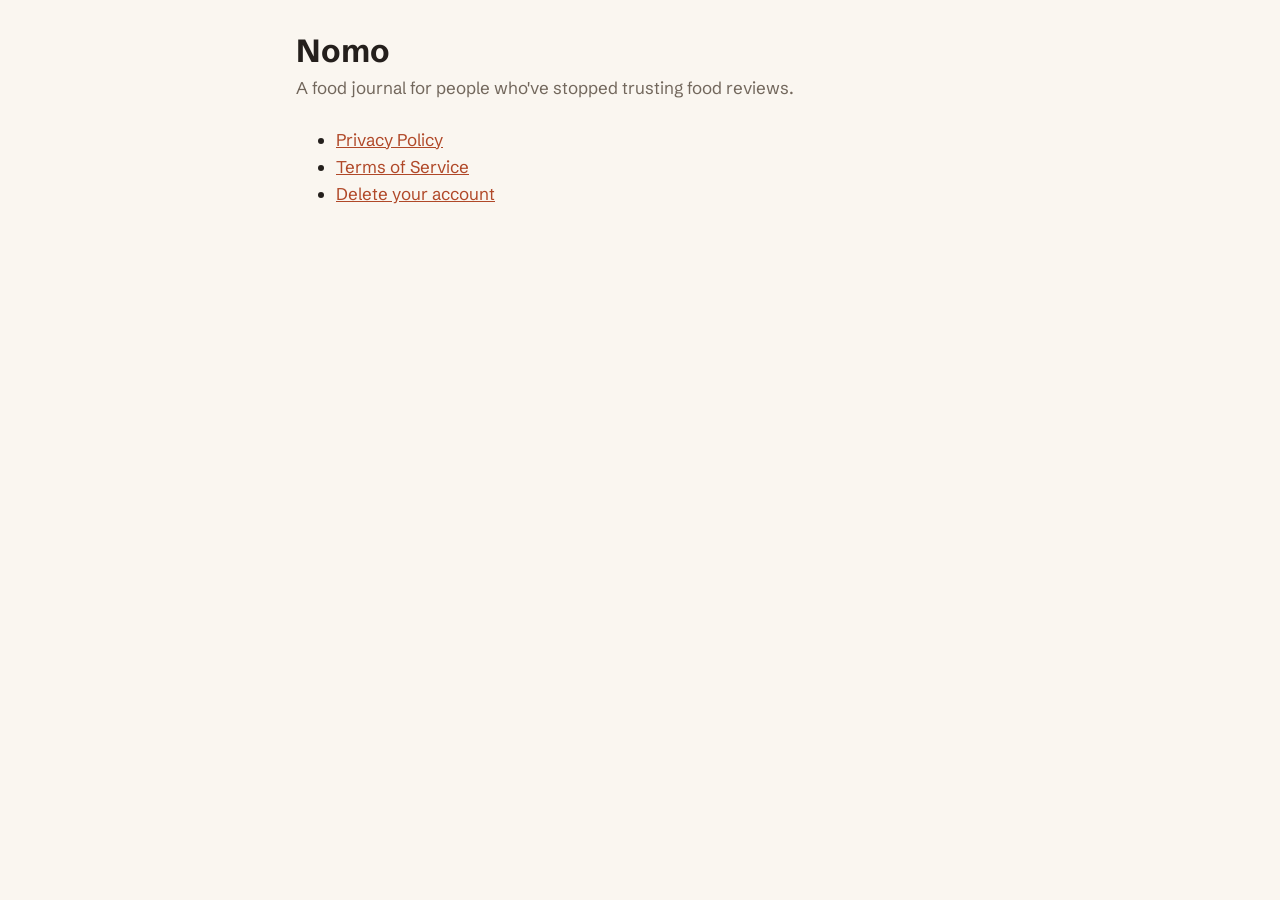
<file: index.html>
<!doctype html>
<html lang="en">
<head>
  <meta charset="utf-8">
  <meta name="viewport" content="width=device-width, initial-scale=1">
  <title>Nomo legal</title>
  <link rel="preconnect" href="https://fonts.googleapis.com">
  <link rel="stylesheet" href="https://fonts.googleapis.com/css2?family=Schibsted+Grotesk:ital,wght@0,400;0,700;1,400&display=swap">
  <link rel="stylesheet" href="style.css">
</head>
<body>
<main>
  <h1>Nomo</h1>
  <p class="meta">A food journal for people who've stopped trusting food reviews.</p>
  <ul>
    <li><a href="privacy/">Privacy Policy</a></li>
    <li><a href="terms/">Terms of Service</a></li>
    <li><a href="delete-account/">Delete your account</a></li>
  </ul>
</main>
</body>
</html>
</file>
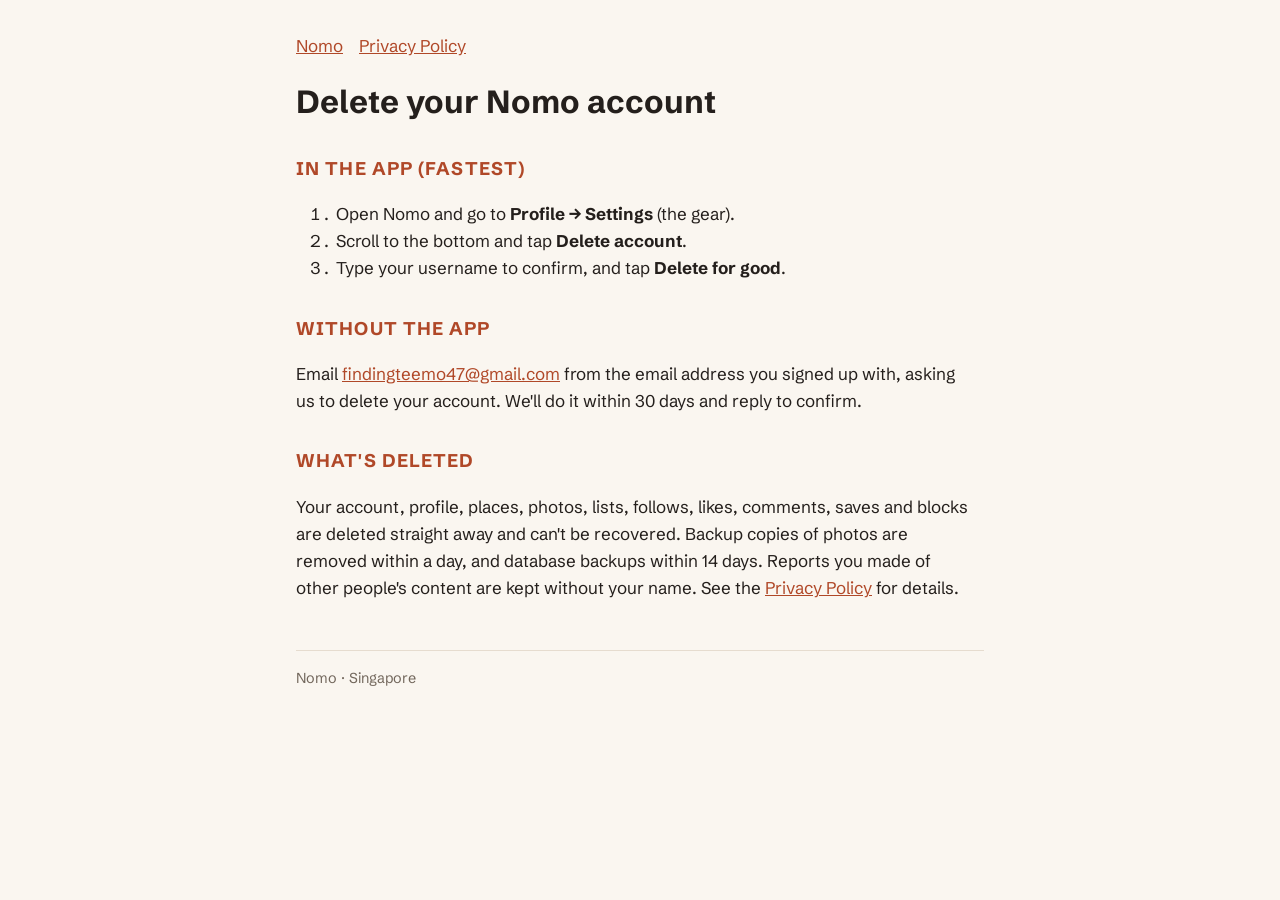
<file: delete-account/index.html>
<!doctype html>
<html lang="en">
<head>
  <meta charset="utf-8">
  <meta name="viewport" content="width=device-width, initial-scale=1">
  <title>Delete your account</title>
  <link rel="preconnect" href="https://fonts.googleapis.com">
  <link rel="stylesheet" href="https://fonts.googleapis.com/css2?family=Schibsted+Grotesk:ital,wght@0,400;0,700;1,400&display=swap">
  <link rel="stylesheet" href="../style.css">
</head>
<body>
<main>
  <nav><a href="../">Nomo</a><a href="../privacy/">Privacy Policy</a></nav>
  <h1>Delete your Nomo account</h1>

  <h2>In the app (fastest)</h2>
  <ol>
    <li>Open Nomo and go to <strong>Profile → Settings</strong> (the gear).</li>
    <li>Scroll to the bottom and tap <strong>Delete account</strong>.</li>
    <li>Type your username to confirm, and tap <strong>Delete for good</strong>.</li>
  </ol>

  <h2>Without the app</h2>
  <p>
    Email <a href="mailto:findingteemo47@gmail.com">findingteemo47@gmail.com</a> from the email address you signed up with, asking
    us to delete your account. We'll do it within 30 days and reply to confirm.
  </p>

  <h2>What's deleted</h2>
  <p>
    Your account, profile, places, photos, lists, follows, likes, comments, saves and blocks are deleted
    straight away and can't be recovered. Backup copies of photos are removed within a day, and database
    backups within 14 days. Reports you made of other people's content are kept without your name. See
    the <a href="../privacy/">Privacy Policy</a> for details.
  </p>

  <footer>Nomo · Singapore</footer>
</main>
</body>
</html>
</file>
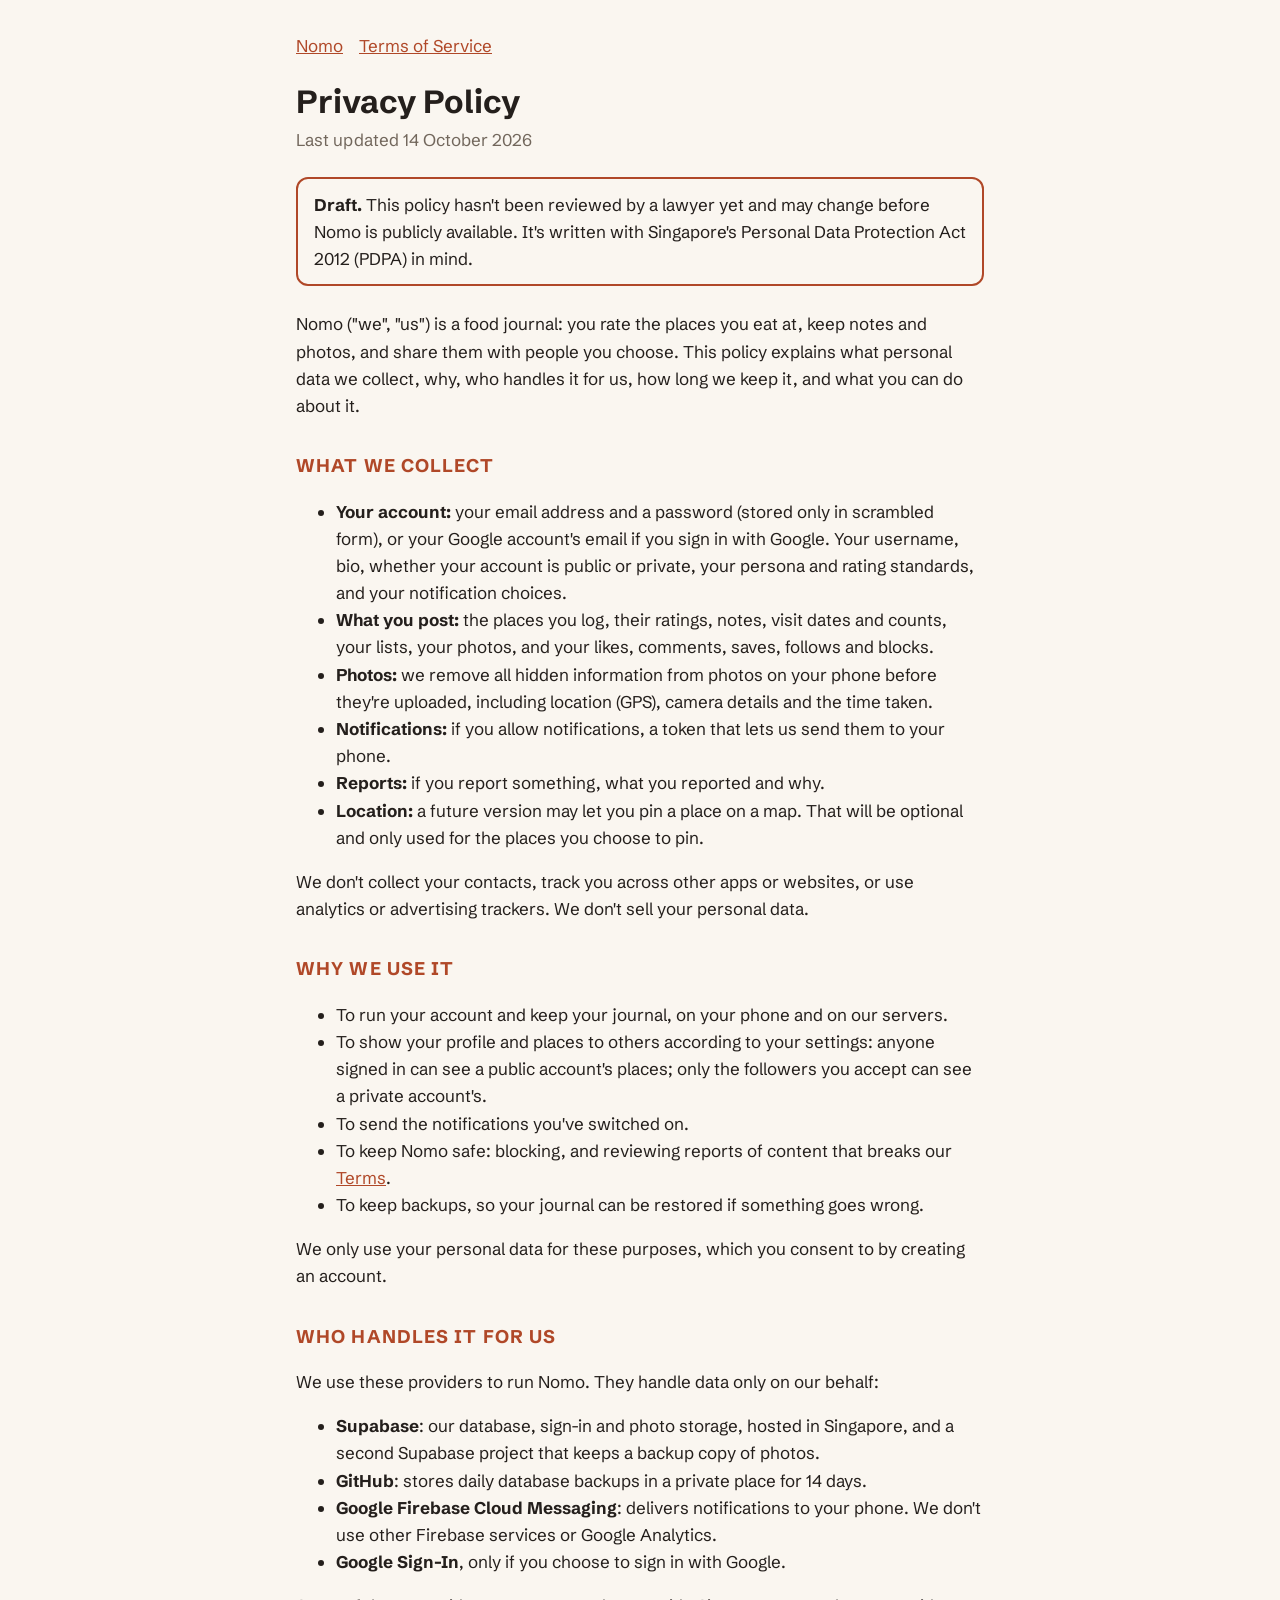
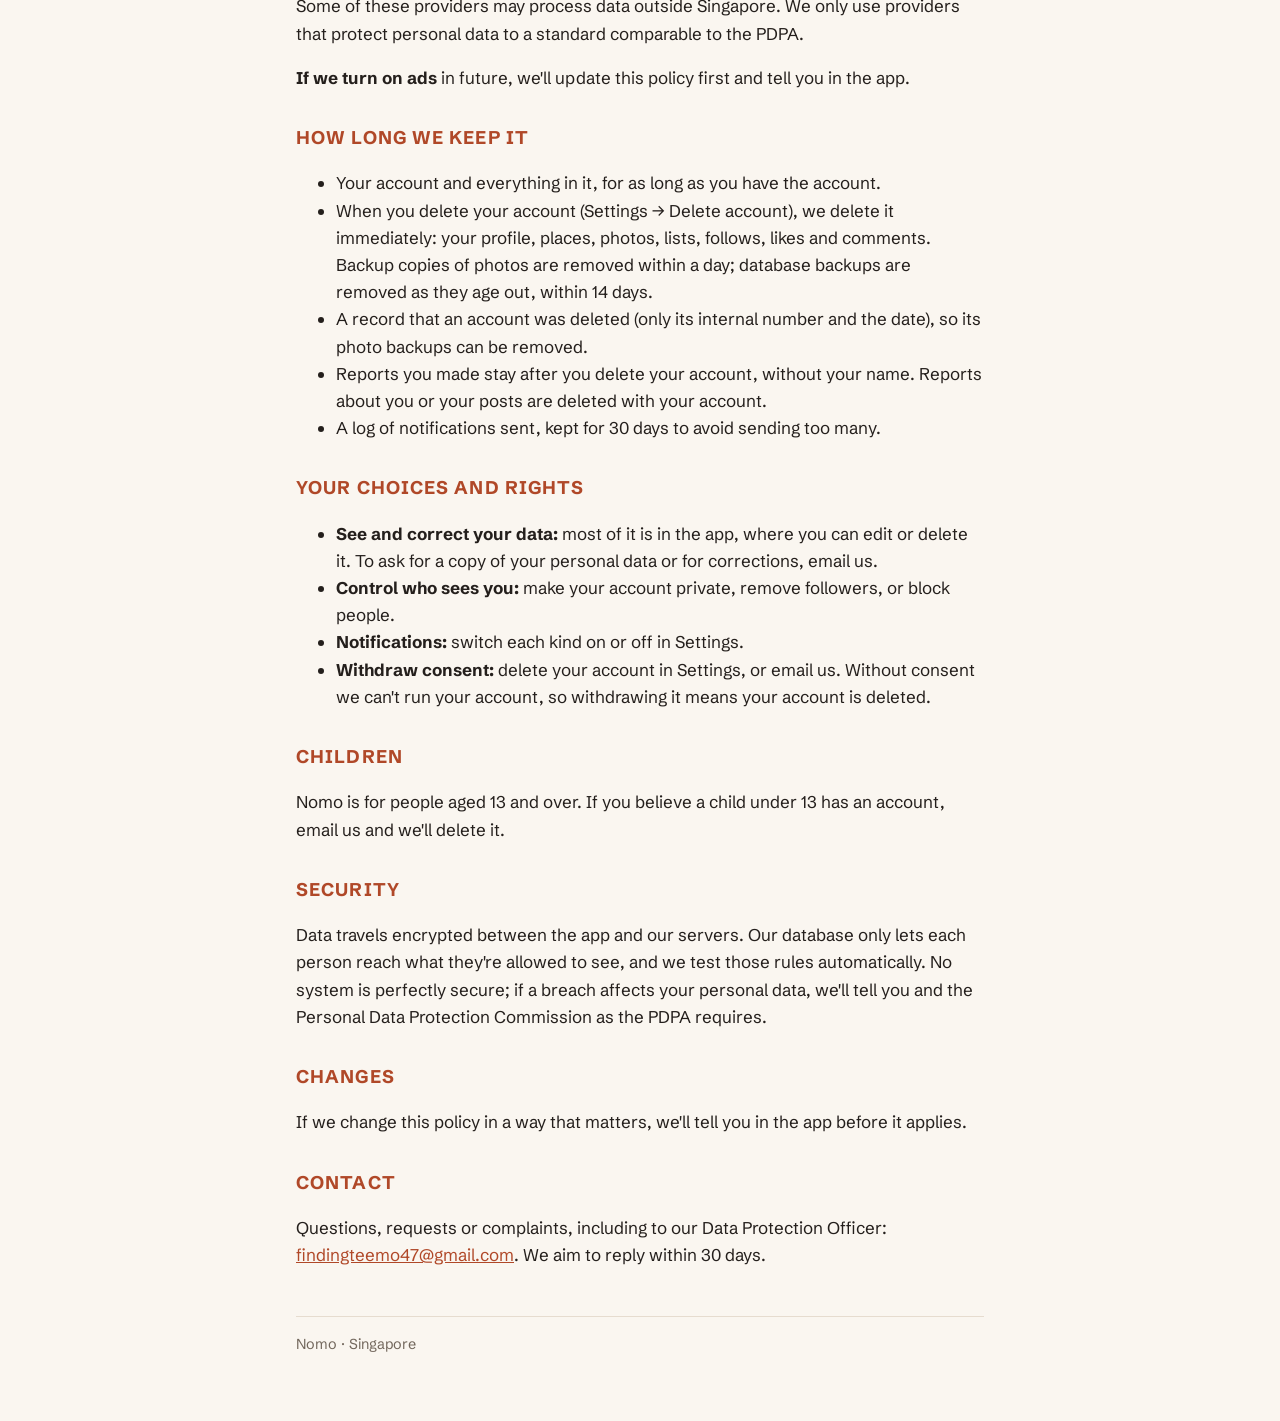
<file: privacy/index.html>
<!doctype html>
<html lang="en">
<head>
  <meta charset="utf-8">
  <meta name="viewport" content="width=device-width, initial-scale=1">
  <title>Privacy Policy</title>
  <link rel="preconnect" href="https://fonts.googleapis.com">
  <link rel="stylesheet" href="https://fonts.googleapis.com/css2?family=Schibsted+Grotesk:ital,wght@0,400;0,700;1,400&display=swap">
  <link rel="stylesheet" href="../style.css">
</head>
<body>
<main>
  <nav><a href="../">Nomo</a><a href="../terms/">Terms of Service</a></nav>
  <h1>Privacy Policy</h1>
  <p class="meta">Last updated 14 October 2026</p>

  <div class="draft">
    <strong>Draft.</strong> This policy hasn't been reviewed by a lawyer yet and may change before
    Nomo is publicly available. It's written with Singapore's Personal Data Protection Act 2012 (PDPA)
    in mind.
  </div>

  <p>
    Nomo ("we", "us") is a food journal: you rate the places you eat at, keep notes and photos, and
    share them with people you choose. This policy explains what personal data we collect, why, who
    handles it for us, how long we keep it, and what you can do about it.
  </p>

  <h2>What we collect</h2>
  <ul>
    <li><strong>Your account:</strong> your email address and a password (stored only in scrambled
      form), or your Google account's email if you sign in with Google. Your username, bio, whether
      your account is public or private, your persona and rating standards, and your notification
      choices.</li>
    <li><strong>What you post:</strong> the places you log, their ratings, notes, visit dates and
      counts, your lists, your photos, and your likes, comments, saves, follows and blocks.</li>
    <li><strong>Photos:</strong> we remove all hidden information from photos on your phone before
      they're uploaded, including location (GPS), camera details and the time taken.</li>
    <li><strong>Notifications:</strong> if you allow notifications, a token that lets us send them to
      your phone.</li>
    <li><strong>Reports:</strong> if you report something, what you reported and why.</li>
    <li><strong>Location:</strong> a future version may let you pin a place on a map. That will be
      optional and only used for the places you choose to pin.</li>
  </ul>
  <p>
    We don't collect your contacts, track you across other apps or websites, or use analytics or
    advertising trackers. We don't sell your personal data.
  </p>

  <h2>Why we use it</h2>
  <ul>
    <li>To run your account and keep your journal, on your phone and on our servers.</li>
    <li>To show your profile and places to others according to your settings: anyone signed in can
      see a public account's places; only the followers you accept can see a private account's.</li>
    <li>To send the notifications you've switched on.</li>
    <li>To keep Nomo safe: blocking, and reviewing reports of content that breaks our
      <a href="../terms/">Terms</a>.</li>
    <li>To keep backups, so your journal can be restored if something goes wrong.</li>
  </ul>
  <p>We only use your personal data for these purposes, which you consent to by creating an account.</p>

  <h2>Who handles it for us</h2>
  <p>We use these providers to run Nomo. They handle data only on our behalf:</p>
  <ul>
    <li><strong>Supabase</strong>: our database, sign-in and photo storage, hosted in Singapore, and a second Supabase project that keeps a backup
      copy of photos.</li>
    <li><strong>GitHub</strong>: stores daily database backups in a private place for 14 days.</li>
    <li><strong>Google Firebase Cloud Messaging</strong>: delivers notifications to your phone. We
      don't use other Firebase services or Google Analytics.</li>
    <li><strong>Google Sign-In</strong>, only if you choose to sign in with Google.</li>
  </ul>
  <p>
    Some of these providers may process data outside Singapore. We only use providers that protect
    personal data to a standard comparable to the PDPA.
  </p>
  <p>
    <strong>If we turn on ads</strong> in future, we'll update this policy first and tell you in the
    app.
  </p>

  <h2>How long we keep it</h2>
  <ul>
    <li>Your account and everything in it, for as long as you have the account.</li>
    <li>When you delete your account (Settings → Delete account), we delete it immediately:
      your profile, places, photos, lists, follows, likes and comments. Backup copies of photos are
      removed within a day; database backups are removed as they age out, within 14 days.</li>
    <li>A record that an account was deleted (only its internal number and the date), so its photo
      backups can be removed.</li>
    <li>Reports you made stay after you delete your account, without your name. Reports about you
      or your posts are deleted with your account.</li>
    <li>A log of notifications sent, kept for 30 days to avoid sending too many.</li>
  </ul>

  <h2>Your choices and rights</h2>
  <ul>
    <li><strong>See and correct your data:</strong> most of it is in the app, where you can edit or
      delete it. To ask for a copy of your personal data or for corrections, email us.</li>
    <li><strong>Control who sees you:</strong> make your account private, remove followers, or block
      people.</li>
    <li><strong>Notifications:</strong> switch each kind on or off in Settings.</li>
    <li><strong>Withdraw consent:</strong> delete your account in Settings, or email us. Without
      consent we can't run your account, so withdrawing it means your account is deleted.</li>
  </ul>

  <h2>Children</h2>
  <p>Nomo is for people aged 13 and over. If you believe a child under 13 has an account, email us and
    we'll delete it.</p>

  <h2>Security</h2>
  <p>
    Data travels encrypted between the app and our servers. Our database only lets each person reach
    what they're allowed to see, and we test those rules automatically. No system is perfectly
    secure; if a breach affects your personal data, we'll tell you and the Personal Data Protection
    Commission as the PDPA requires.
  </p>

  <h2>Changes</h2>
  <p>If we change this policy in a way that matters, we'll tell you in the app before it applies.</p>

  <h2>Contact</h2>
  <p>
    Questions, requests or complaints, including to our Data Protection Officer:
    <a href="mailto:findingteemo47@gmail.com">findingteemo47@gmail.com</a>. We aim to reply within 30 days.
  </p>

  <footer>Nomo · Singapore</footer>
</main>
</body>
</html>
</file>
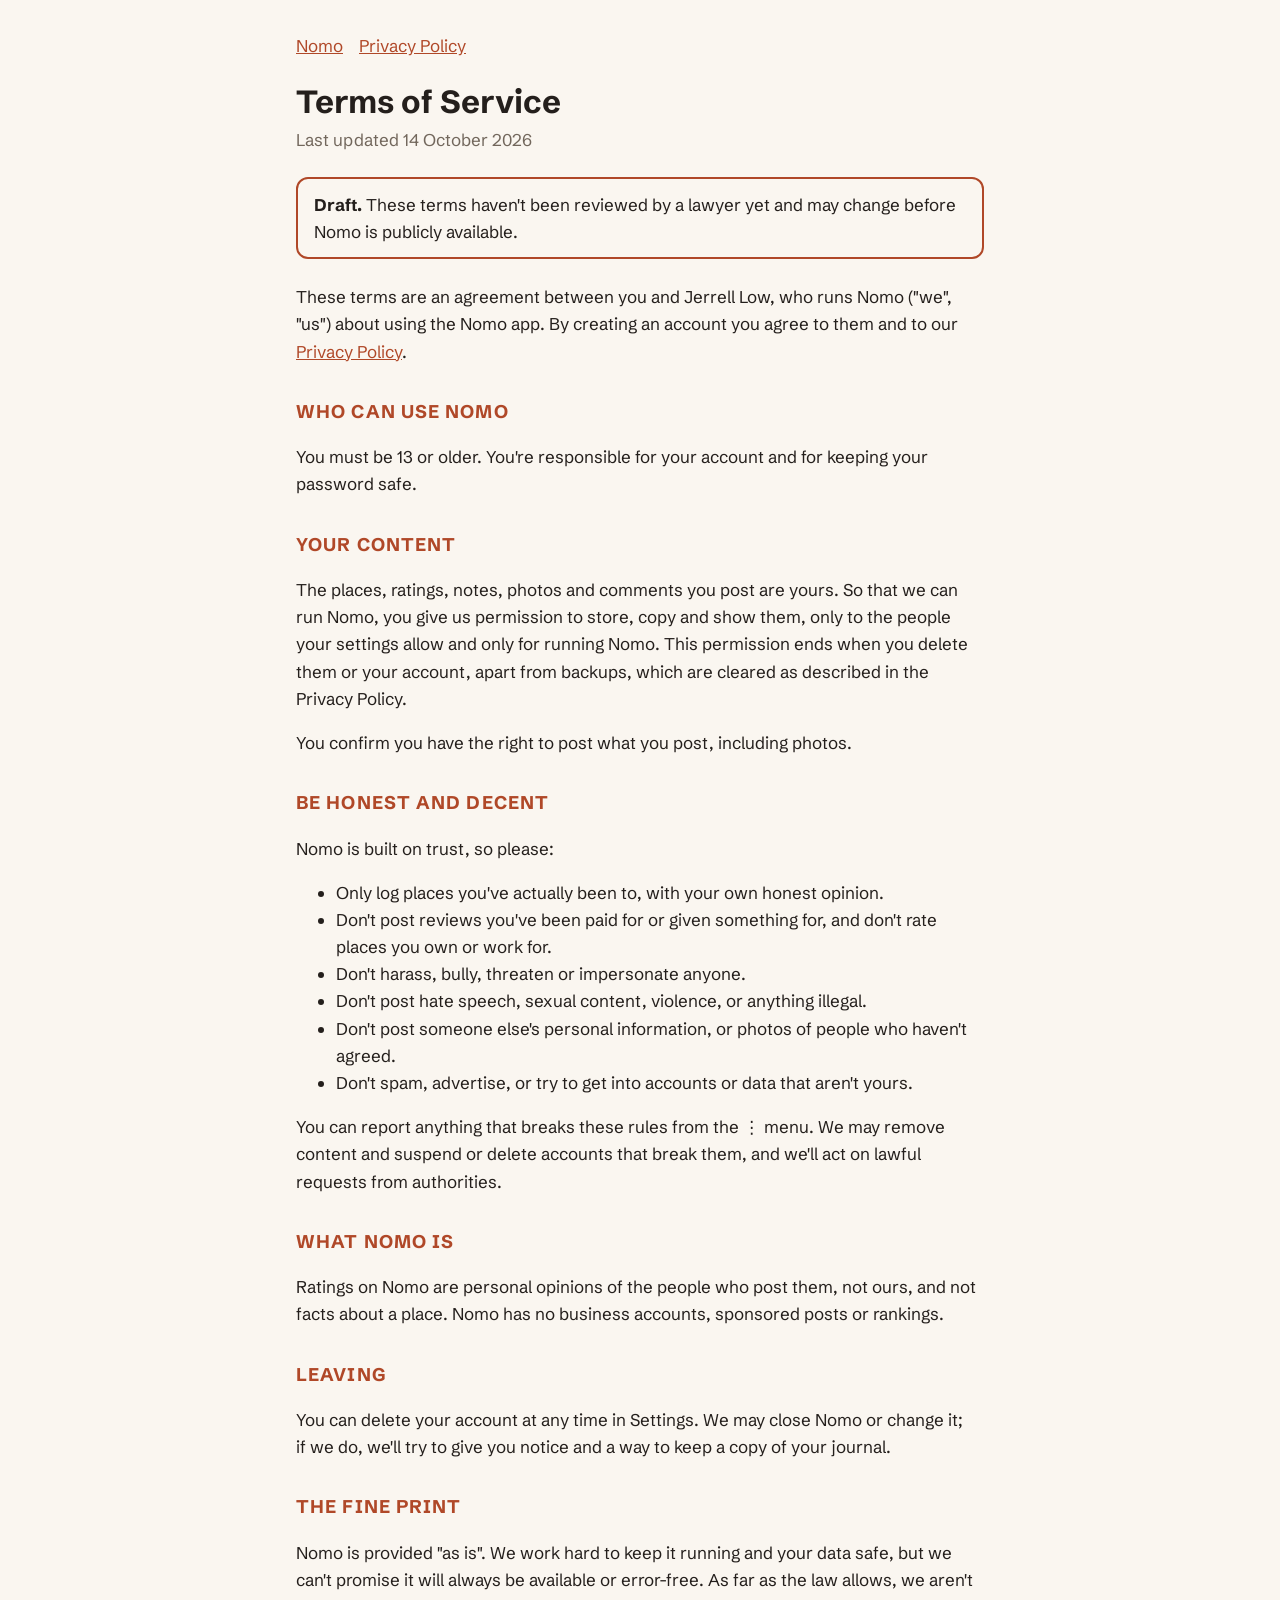
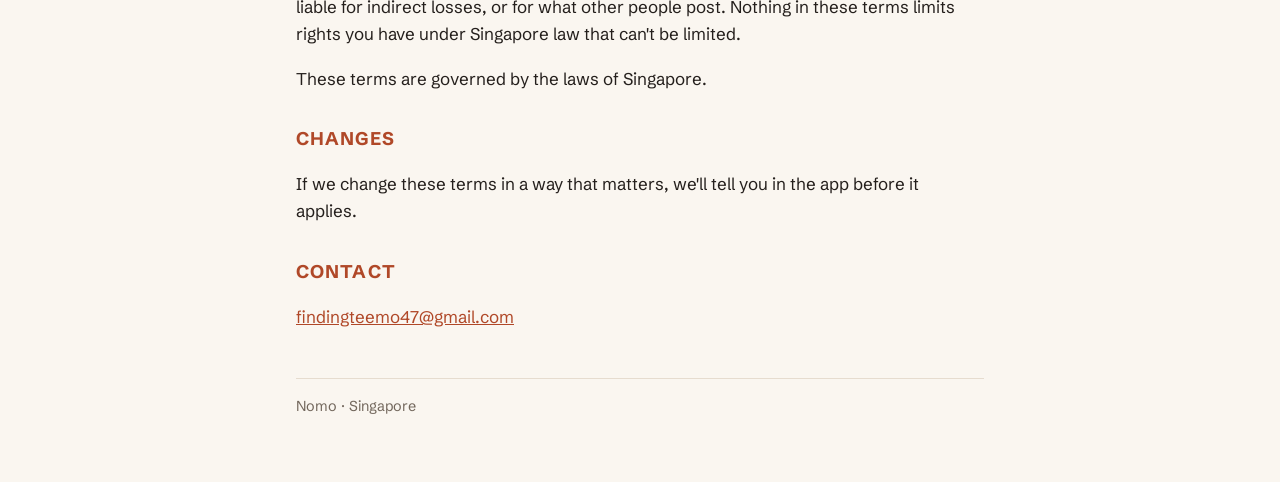
<file: terms/index.html>
<!doctype html>
<html lang="en">
<head>
  <meta charset="utf-8">
  <meta name="viewport" content="width=device-width, initial-scale=1">
  <title>Terms of Service</title>
  <link rel="preconnect" href="https://fonts.googleapis.com">
  <link rel="stylesheet" href="https://fonts.googleapis.com/css2?family=Schibsted+Grotesk:ital,wght@0,400;0,700;1,400&display=swap">
  <link rel="stylesheet" href="../style.css">
</head>
<body>
<main>
  <nav><a href="../">Nomo</a><a href="../privacy/">Privacy Policy</a></nav>
  <h1>Terms of Service</h1>
  <p class="meta">Last updated 14 October 2026</p>

  <div class="draft">
    <strong>Draft.</strong> These terms haven't been reviewed by a lawyer yet and may change before
    Nomo is publicly available.
  </div>

  <p>
    These terms are an agreement between you and Jerrell Low, who runs Nomo ("we", "us") about using the Nomo app. By creating an
    account you agree to them and to our <a href="../privacy/">Privacy Policy</a>.
  </p>

  <h2>Who can use Nomo</h2>
  <p>You must be 13 or older. You're responsible for your account and for keeping your password safe.</p>

  <h2>Your content</h2>
  <p>
    The places, ratings, notes, photos and comments you post are yours. So that we can run Nomo, you
    give us permission to store, copy and show them, only to the people your settings allow and only
    for running Nomo. This permission ends when you delete them or your account, apart from backups,
    which are cleared as described in the Privacy Policy.
  </p>
  <p>You confirm you have the right to post what you post, including photos.</p>

  <h2>Be honest and decent</h2>
  <p>Nomo is built on trust, so please:</p>
  <ul>
    <li>Only log places you've actually been to, with your own honest opinion.</li>
    <li>Don't post reviews you've been paid for or given something for, and don't rate places you own
      or work for.</li>
    <li>Don't harass, bully, threaten or impersonate anyone.</li>
    <li>Don't post hate speech, sexual content, violence, or anything illegal.</li>
    <li>Don't post someone else's personal information, or photos of people who haven't agreed.</li>
    <li>Don't spam, advertise, or try to get into accounts or data that aren't yours.</li>
  </ul>
  <p>
    You can report anything that breaks these rules from the ⋮ menu. We may remove content and suspend
    or delete accounts that break them, and we'll act on lawful requests from authorities.
  </p>

  <h2>What Nomo is</h2>
  <p>
    Ratings on Nomo are personal opinions of the people who post them, not ours, and not facts about a
    place. Nomo has no business accounts, sponsored posts or rankings.
  </p>

  <h2>Leaving</h2>
  <p>You can delete your account at any time in Settings. We may close Nomo or change it; if we do,
    we'll try to give you notice and a way to keep a copy of your journal.</p>

  <h2>The fine print</h2>
  <p>
    Nomo is provided "as is". We work hard to keep it running and your data safe, but we can't promise
    it will always be available or error-free. As far as the law allows, we aren't liable for indirect
    losses, or for what other people post. Nothing in these terms limits rights you have under
    Singapore law that can't be limited.
  </p>
  <p>These terms are governed by the laws of Singapore.</p>

  <h2>Changes</h2>
  <p>If we change these terms in a way that matters, we'll tell you in the app before it applies.</p>

  <h2>Contact</h2>
  <p><a href="mailto:findingteemo47@gmail.com">findingteemo47@gmail.com</a></p>

  <footer>Nomo · Singapore</footer>
</main>
</body>
</html>
</file>
<file: style.css>
:root {
  --paper: #FAF6F0;
  --ink: #241F1C;
  --rust: #B04828;
  --muted: #72675C;
  --rule: #E6DCCF;
  color-scheme: light dark;
}
@media (prefers-color-scheme: dark) {
  :root {
    --paper: #1C1815;
    --ink: #F1E9DF;
    --rust: #E58A68;
    --muted: #B3A698;
    --rule: #3A322C;
  }
}
* { box-sizing: border-box; }
body {
  margin: 0;
  background: var(--paper);
  color: var(--ink);
  font: 17px/1.6 "Schibsted Grotesk", system-ui, -apple-system, "Segoe UI", Roboto, sans-serif;
}
main { max-width: 720px; margin: 0 auto; padding: 32px 16px 64px; }
h1 { font-size: 2rem; line-height: 1.2; margin: 0 0 4px; }
h2 { font-size: 1.15rem; margin: 2rem 0 0.4rem; color: var(--rust); text-transform: uppercase; letter-spacing: 0.06em; }
p, li { max-width: 68ch; }
a { color: var(--rust); }
.meta { color: var(--muted); margin: 0 0 1.5rem; }
.draft {
  border: 2px solid var(--rust);
  border-radius: 12px;
  padding: 12px 16px;
  margin: 0 0 1.5rem;
}
.todo { background: color-mix(in srgb, var(--rust) 18%, transparent); padding: 0 4px; border-radius: 4px; }
nav { margin-bottom: 1.5rem; }
nav a { margin-right: 1rem; }
footer { margin-top: 3rem; padding-top: 1rem; border-top: 1px solid var(--rule); color: var(--muted); font-size: 0.9rem; }
</file>
